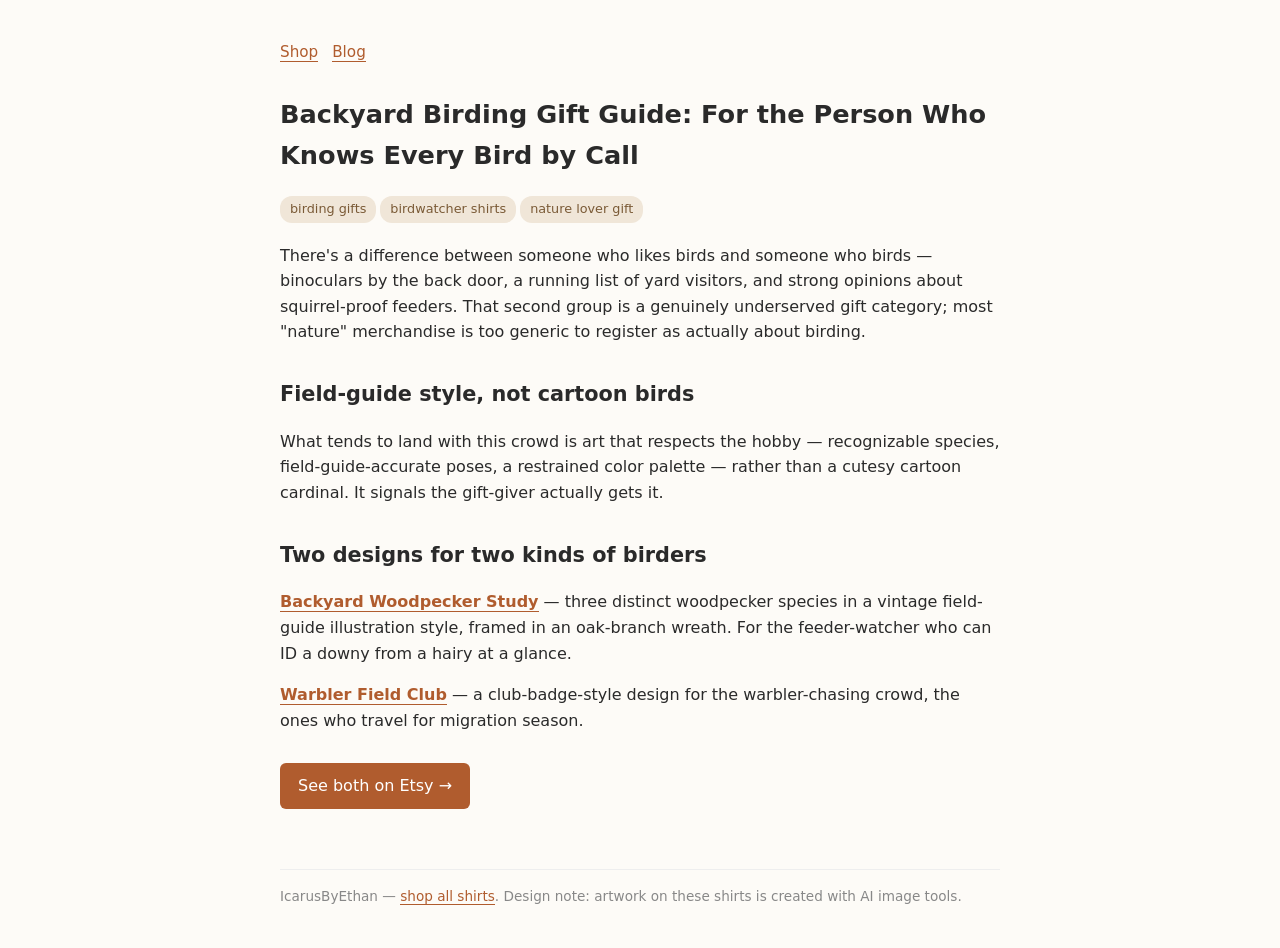
<file: backyard-birding-gifts.html>
<!DOCTYPE html>
<html lang="en">
<head>
<meta charset="utf-8">
<meta name="viewport" content="width=device-width, initial-scale=1">
<title>Backyard Birding Gift Guide — IcarusByEthan Blog</title>
<meta name="description" content="Gift ideas for backyard birders, including two birdwatching graphic tees for the person who knows every bird call by ear.">
<link rel="stylesheet" href="style.css">
</head>
<body>
<nav><a href="https://www.etsy.com/shop/IcarusByEthan">Shop</a><a href="index.html">Blog</a></nav>
<h1>Backyard Birding Gift Guide: For the Person Who Knows Every Bird by Call</h1>
<p><span class="tag">birding gifts</span><span class="tag">birdwatcher shirts</span><span class="tag">nature lover gift</span></p>

<p>There's a difference between someone who likes birds and someone who birds — binoculars by the back door, a running list of yard visitors, and strong opinions about squirrel-proof feeders. That second group is a genuinely underserved gift category; most "nature" merchandise is too generic to register as actually about birding.</p>

<h2>Field-guide style, not cartoon birds</h2>
<p>What tends to land with this crowd is art that respects the hobby — recognizable species, field-guide-accurate poses, a restrained color palette — rather than a cutesy cartoon cardinal. It signals the gift-giver actually gets it.</p>

<h2>Two designs for two kinds of birders</h2>
<p><strong><a href="https://www.etsy.com/listing/4612102509/birding-shirt-backyard-woodpecker-study">Backyard Woodpecker Study</a></strong> — three distinct woodpecker species in a vintage field-guide illustration style, framed in an oak-branch wreath. For the feeder-watcher who can ID a downy from a hairy at a glance.</p>
<p><strong><a href="https://www.etsy.com/listing/4612119512/birding-shirt-warbler-field-club-unisex">Warbler Field Club</a></strong> — a club-badge-style design for the warbler-chasing crowd, the ones who travel for migration season.</p>

<a class="cta" href="https://www.etsy.com/shop/IcarusByEthan?search_query=birding">See both on Etsy →</a>

<footer>IcarusByEthan — <a href="https://www.etsy.com/shop/IcarusByEthan">shop all shirts</a>. Design note: artwork on these shirts is created with AI image tools.</footer>
</body>
</html>
</file>
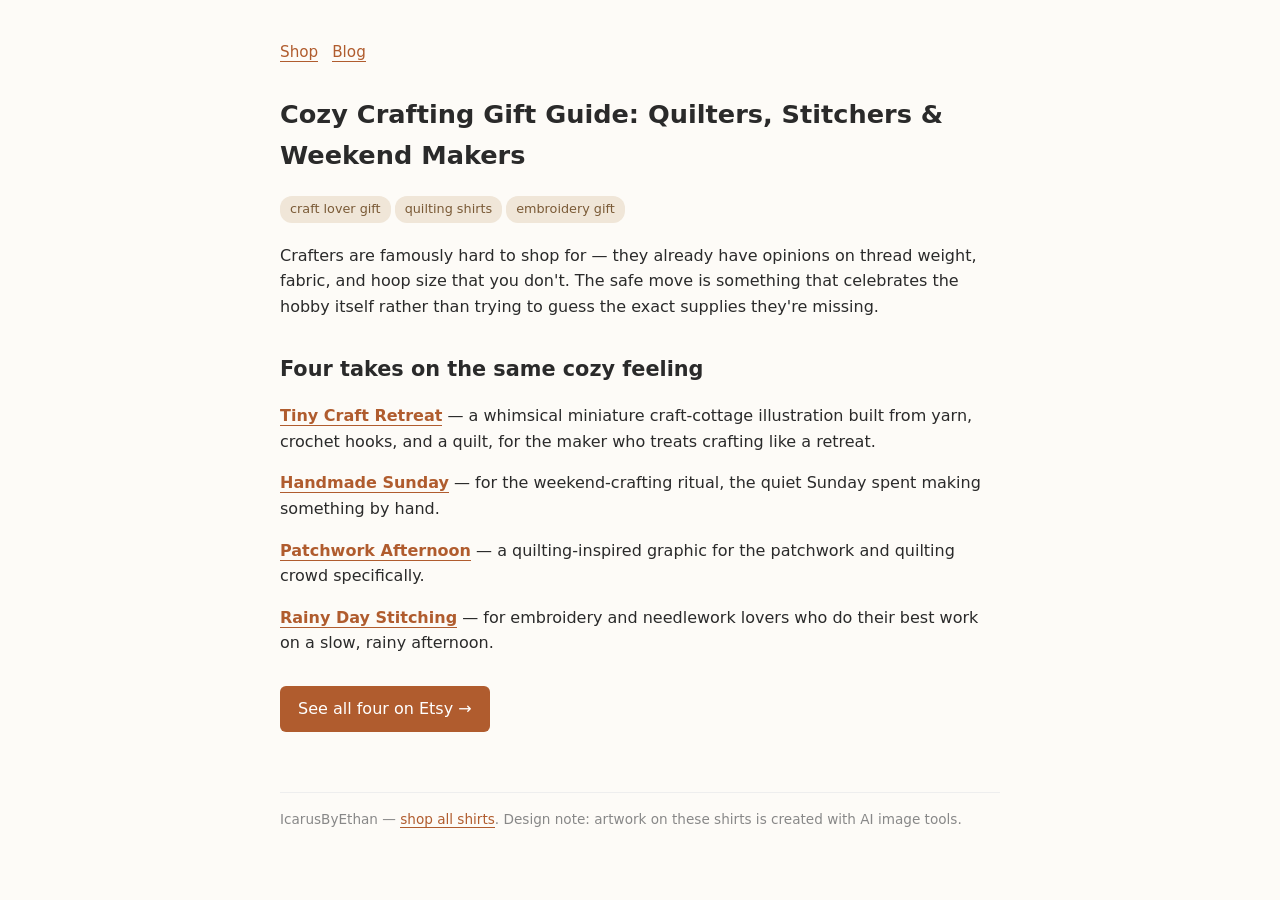
<file: cozy-crafting-hobby-gifts.html>
<!DOCTYPE html>
<html lang="en">
<head>
<meta charset="utf-8">
<meta name="viewport" content="width=device-width, initial-scale=1">
<title>Cozy Crafting Gift Guide — IcarusByEthan Blog</title>
<meta name="description" content="Gift ideas for quilters, stitchers and weekend crafters, including four cozy-hobby graphic tees.">
<link rel="stylesheet" href="style.css">
</head>
<body>
<nav><a href="https://www.etsy.com/shop/IcarusByEthan">Shop</a><a href="index.html">Blog</a></nav>
<h1>Cozy Crafting Gift Guide: Quilters, Stitchers &amp; Weekend Makers</h1>
<p><span class="tag">craft lover gift</span><span class="tag">quilting shirts</span><span class="tag">embroidery gift</span></p>

<p>Crafters are famously hard to shop for — they already have opinions on thread weight, fabric, and hoop size that you don't. The safe move is something that celebrates the hobby itself rather than trying to guess the exact supplies they're missing.</p>

<h2>Four takes on the same cozy feeling</h2>
<p><strong><a href="https://www.etsy.com/listing/4612102577/cozy-hobby-tee-tiny-craft-retreat-shirt">Tiny Craft Retreat</a></strong> — a whimsical miniature craft-cottage illustration built from yarn, crochet hooks, and a quilt, for the maker who treats crafting like a retreat.</p>
<p><strong><a href="https://www.etsy.com/listing/4612102431/cozy-hobby-shirt-handmade-sunday-unisex">Handmade Sunday</a></strong> — for the weekend-crafting ritual, the quiet Sunday spent making something by hand.</p>
<p><strong><a href="https://www.etsy.com/listing/4612119372/cozy-hobby-tee-patchwork-afternoon">Patchwork Afternoon</a></strong> — a quilting-inspired graphic for the patchwork and quilting crowd specifically.</p>
<p><strong><a href="https://www.etsy.com/listing/4609916641/rainy-day-stitching-shirt-cozy-hobby-tee">Rainy Day Stitching</a></strong> — for embroidery and needlework lovers who do their best work on a slow, rainy afternoon.</p>

<a class="cta" href="https://www.etsy.com/shop/IcarusByEthan?search_query=craft">See all four on Etsy →</a>

<footer>IcarusByEthan — <a href="https://www.etsy.com/shop/IcarusByEthan">shop all shirts</a>. Design note: artwork on these shirts is created with AI image tools.</footer>
</body>
</html>
</file>
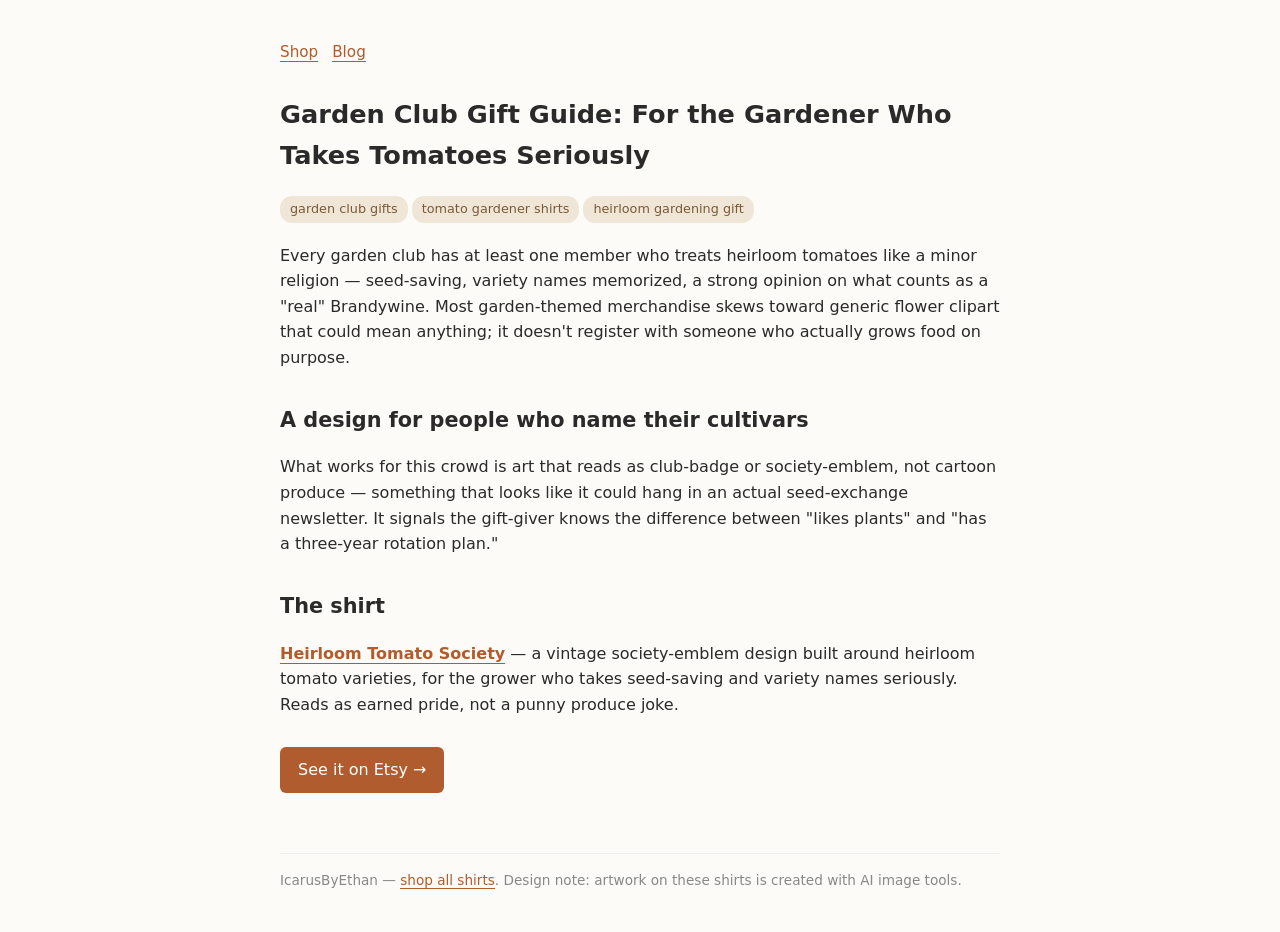
<file: garden-club-gift-guide.html>
<!DOCTYPE html>
<html lang="en">
<head>
<meta charset="utf-8">
<meta name="viewport" content="width=device-width, initial-scale=1">
<title>Garden Club Gift Guide — IcarusByEthan Blog</title>
<meta name="description" content="A gift idea for the gardener who takes their tomatoes seriously, including a garden club graphic tee for heirloom growers.">
<link rel="stylesheet" href="style.css">
</head>
<body>
<nav><a href="https://www.etsy.com/shop/IcarusByEthan">Shop</a><a href="index.html">Blog</a></nav>
<h1>Garden Club Gift Guide: For the Gardener Who Takes Tomatoes Seriously</h1>
<p><span class="tag">garden club gifts</span><span class="tag">tomato gardener shirts</span><span class="tag">heirloom gardening gift</span></p>

<p>Every garden club has at least one member who treats heirloom tomatoes like a minor religion — seed-saving, variety names memorized, a strong opinion on what counts as a "real" Brandywine. Most garden-themed merchandise skews toward generic flower clipart that could mean anything; it doesn't register with someone who actually grows food on purpose.</p>

<h2>A design for people who name their cultivars</h2>
<p>What works for this crowd is art that reads as club-badge or society-emblem, not cartoon produce — something that looks like it could hang in an actual seed-exchange newsletter. It signals the gift-giver knows the difference between "likes plants" and "has a three-year rotation plan."</p>

<h2>The shirt</h2>
<p><strong><a href="https://www.etsy.com/listing/4609937338/garden-club-shirt-heirloom-tomato">Heirloom Tomato Society</a></strong> — a vintage society-emblem design built around heirloom tomato varieties, for the grower who takes seed-saving and variety names seriously. Reads as earned pride, not a punny produce joke.</p>

<a class="cta" href="https://www.etsy.com/shop/IcarusByEthan?search_query=garden">See it on Etsy →</a>

<footer>IcarusByEthan — <a href="https://www.etsy.com/shop/IcarusByEthan">shop all shirts</a>. Design note: artwork on these shirts is created with AI image tools.</footer>
</body>
</html>
</file>
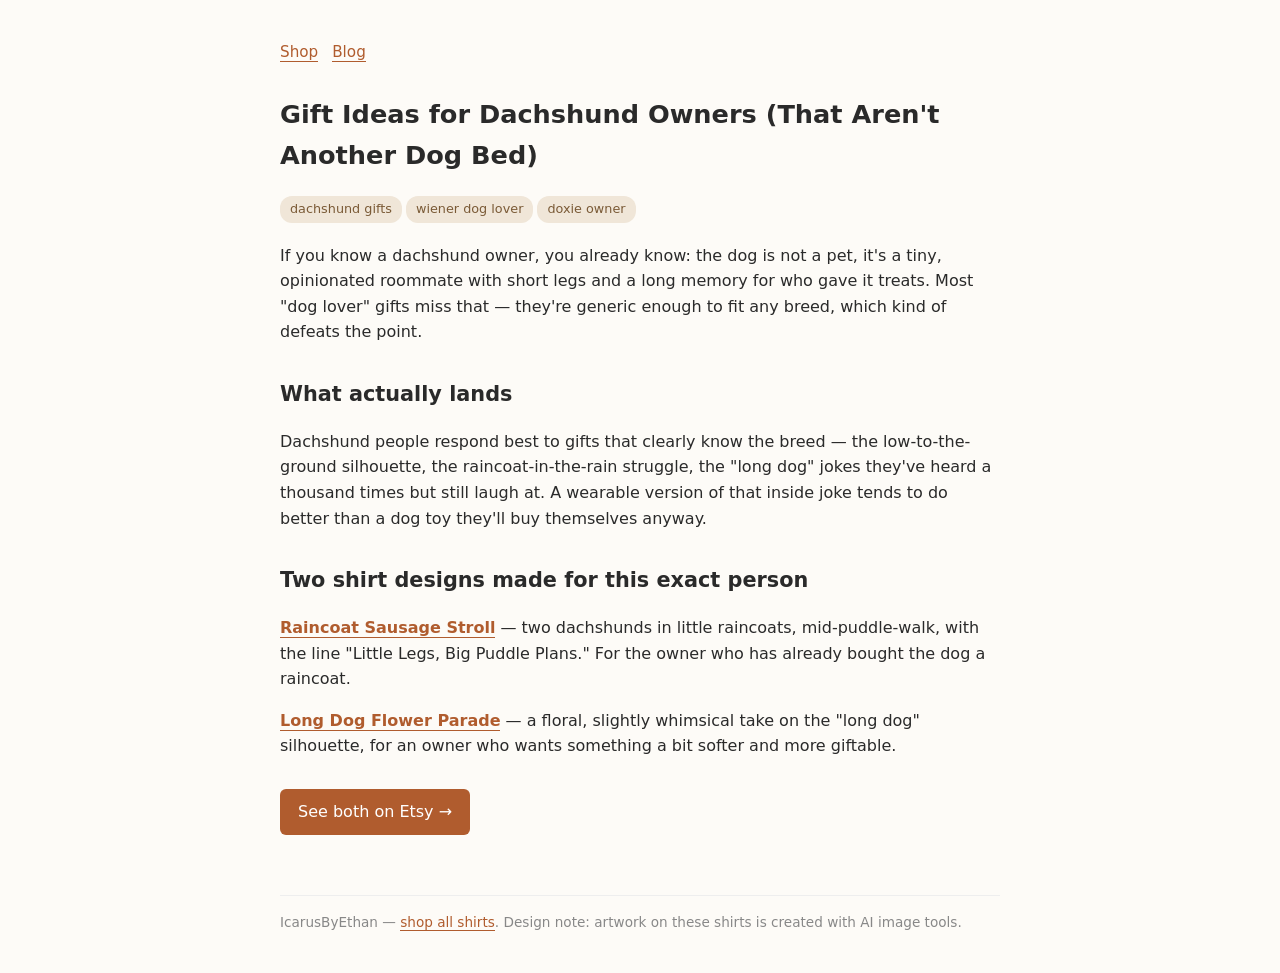
<file: gifts-for-dachshund-owners.html>
<!DOCTYPE html>
<html lang="en">
<head>
<meta charset="utf-8">
<meta name="viewport" content="width=device-width, initial-scale=1">
<title>Gift Ideas for Dachshund Owners — IcarusByEthan Blog</title>
<meta name="description" content="Thoughtful gift ideas for dachshund owners, including a couple of wiener-dog graphic tees that aren't just another dog bed.">
<link rel="stylesheet" href="style.css">
</head>
<body>
<nav><a href="https://www.etsy.com/shop/IcarusByEthan">Shop</a><a href="index.html">Blog</a></nav>
<h1>Gift Ideas for Dachshund Owners (That Aren't Another Dog Bed)</h1>
<p><span class="tag">dachshund gifts</span><span class="tag">wiener dog lover</span><span class="tag">doxie owner</span></p>

<p>If you know a dachshund owner, you already know: the dog is not a pet, it's a tiny, opinionated roommate with short legs and a long memory for who gave it treats. Most "dog lover" gifts miss that — they're generic enough to fit any breed, which kind of defeats the point.</p>

<h2>What actually lands</h2>
<p>Dachshund people respond best to gifts that clearly know the breed — the low-to-the-ground silhouette, the raincoat-in-the-rain struggle, the "long dog" jokes they've heard a thousand times but still laugh at. A wearable version of that inside joke tends to do better than a dog toy they'll buy themselves anyway.</p>

<h2>Two shirt designs made for this exact person</h2>
<p><strong><a href="https://www.etsy.com/listing/4612102669/dachshund-owner-shirt-raincoat-sausage">Raincoat Sausage Stroll</a></strong> — two dachshunds in little raincoats, mid-puddle-walk, with the line "Little Legs, Big Puddle Plans." For the owner who has already bought the dog a raincoat.</p>
<p><strong><a href="https://www.etsy.com/listing/4612102369/dachshund-shirt-long-dog-flower-parade">Long Dog Flower Parade</a></strong> — a floral, slightly whimsical take on the "long dog" silhouette, for an owner who wants something a bit softer and more giftable.</p>

<a class="cta" href="https://www.etsy.com/shop/IcarusByEthan?section_id=&search_query=dachshund">See both on Etsy →</a>

<footer>IcarusByEthan — <a href="https://www.etsy.com/shop/IcarusByEthan">shop all shirts</a>. Design note: artwork on these shirts is created with AI image tools.</footer>
</body>
</html>
</file>
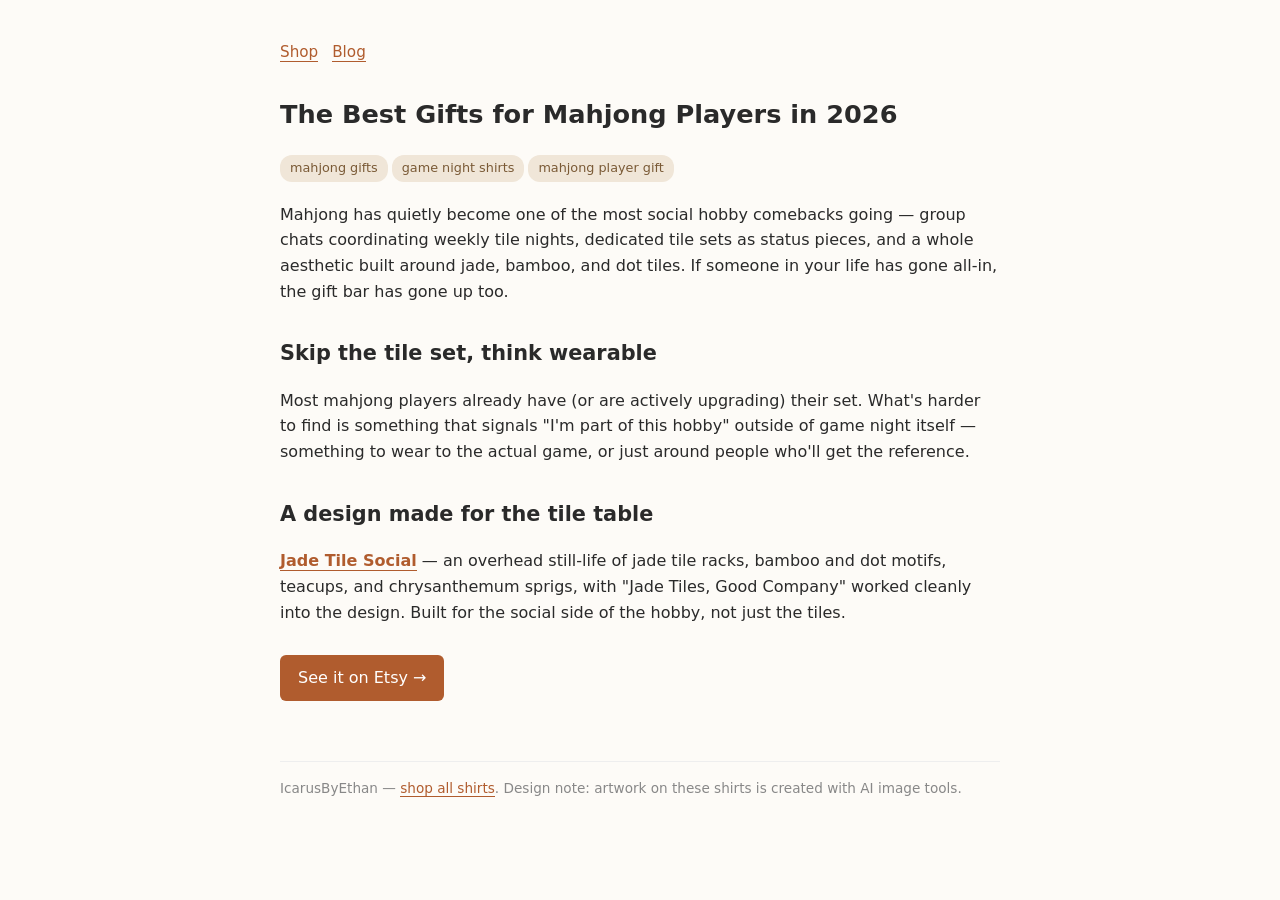
<file: mahjong-gift-ideas.html>
<!DOCTYPE html>
<html lang="en">
<head>
<meta charset="utf-8">
<meta name="viewport" content="width=device-width, initial-scale=1">
<title>Best Gifts for Mahjong Players — IcarusByEthan Blog</title>
<meta name="description" content="Mahjong is having a real moment. A gift guide for the mahjong player in your life, including a jade-tile graphic tee for game night.">
<link rel="stylesheet" href="style.css">
</head>
<body>
<nav><a href="https://www.etsy.com/shop/IcarusByEthan">Shop</a><a href="index.html">Blog</a></nav>
<h1>The Best Gifts for Mahjong Players in 2026</h1>
<p><span class="tag">mahjong gifts</span><span class="tag">game night shirts</span><span class="tag">mahjong player gift</span></p>

<p>Mahjong has quietly become one of the most social hobby comebacks going — group chats coordinating weekly tile nights, dedicated tile sets as status pieces, and a whole aesthetic built around jade, bamboo, and dot tiles. If someone in your life has gone all-in, the gift bar has gone up too.</p>

<h2>Skip the tile set, think wearable</h2>
<p>Most mahjong players already have (or are actively upgrading) their set. What's harder to find is something that signals "I'm part of this hobby" outside of game night itself — something to wear to the actual game, or just around people who'll get the reference.</p>

<h2>A design made for the tile table</h2>
<p><strong><a href="https://www.etsy.com/listing/4612102723/mahjong-shirt-jade-tile-social-unisex">Jade Tile Social</a></strong> — an overhead still-life of jade tile racks, bamboo and dot motifs, teacups, and chrysanthemum sprigs, with "Jade Tiles, Good Company" worked cleanly into the design. Built for the social side of the hobby, not just the tiles.</p>

<a class="cta" href="https://www.etsy.com/listing/4612102723/mahjong-shirt-jade-tile-social-unisex">See it on Etsy →</a>

<footer>IcarusByEthan — <a href="https://www.etsy.com/shop/IcarusByEthan">shop all shirts</a>. Design note: artwork on these shirts is created with AI image tools.</footer>
</body>
</html>
</file>
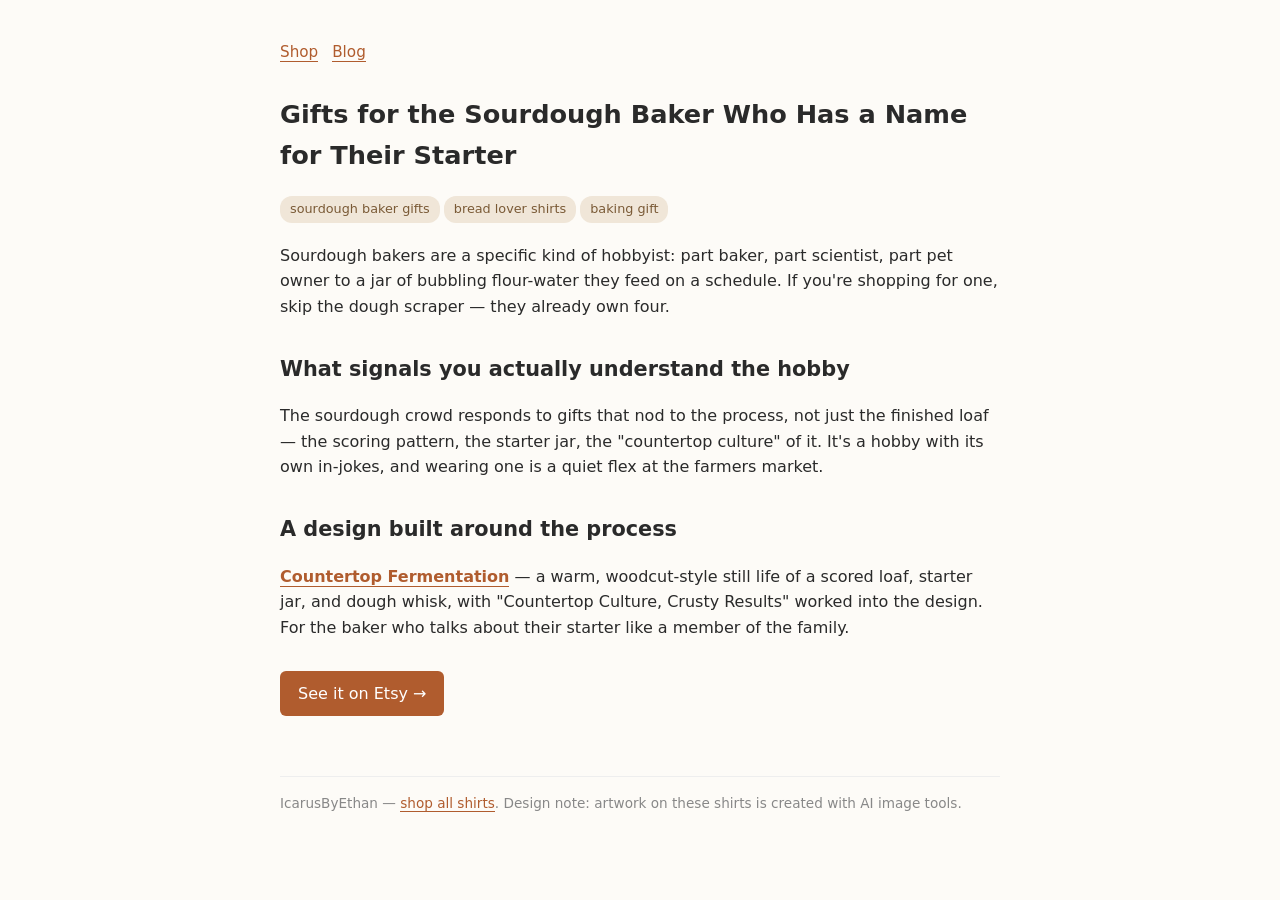
<file: sourdough-baker-gifts.html>
<!DOCTYPE html>
<html lang="en">
<head>
<meta charset="utf-8">
<meta name="viewport" content="width=device-width, initial-scale=1">
<title>Gifts for Sourdough Bakers — IcarusByEthan Blog</title>
<meta name="description" content="Gift ideas for sourdough bakers who have a name for their starter, including a countertop-fermentation graphic tee.">
<link rel="stylesheet" href="style.css">
</head>
<body>
<nav><a href="https://www.etsy.com/shop/IcarusByEthan">Shop</a><a href="index.html">Blog</a></nav>
<h1>Gifts for the Sourdough Baker Who Has a Name for Their Starter</h1>
<p><span class="tag">sourdough baker gifts</span><span class="tag">bread lover shirts</span><span class="tag">baking gift</span></p>

<p>Sourdough bakers are a specific kind of hobbyist: part baker, part scientist, part pet owner to a jar of bubbling flour-water they feed on a schedule. If you're shopping for one, skip the dough scraper — they already own four.</p>

<h2>What signals you actually understand the hobby</h2>
<p>The sourdough crowd responds to gifts that nod to the process, not just the finished loaf — the scoring pattern, the starter jar, the "countertop culture" of it. It's a hobby with its own in-jokes, and wearing one is a quiet flex at the farmers market.</p>

<h2>A design built around the process</h2>
<p><strong><a href="https://www.etsy.com/listing/4612119974/sourdough-baker-shirt-countertop">Countertop Fermentation</a></strong> — a warm, woodcut-style still life of a scored loaf, starter jar, and dough whisk, with "Countertop Culture, Crusty Results" worked into the design. For the baker who talks about their starter like a member of the family.</p>

<a class="cta" href="https://www.etsy.com/listing/4612119974/sourdough-baker-shirt-countertop">See it on Etsy →</a>

<footer>IcarusByEthan — <a href="https://www.etsy.com/shop/IcarusByEthan">shop all shirts</a>. Design note: artwork on these shirts is created with AI image tools.</footer>
</body>
</html>
</file>
<file: style.css>
body{font-family:system-ui,-apple-system,Arial,sans-serif;max-width:720px;margin:40px auto;padding:0 20px;line-height:1.6;color:#2a2a2a;background:#fdfbf7}
h1{font-size:1.6em;margin-bottom:0.2em}
h2{font-size:1.3em;margin-top:1.6em}
a{color:#b05c2e;text-decoration:none;border-bottom:1px solid #b05c2e}
a:hover{opacity:0.8}
.tag{display:inline-block;background:#f0e6d8;color:#7a5a36;font-size:0.8em;padding:3px 10px;border-radius:12px;margin:4px 4px 4px 0}
.cta{display:inline-block;margin-top:14px;padding:10px 18px;background:#b05c2e;color:#fff;border-radius:6px;border:none}
.cta:hover{opacity:0.9}
nav{margin-bottom:30px;font-size:0.95em}
nav a{margin-right:14px}
footer{margin-top:60px;font-size:0.85em;color:#888;border-top:1px solid #eee;padding-top:16px}
.posts{list-style:none;padding:0}
.posts li{margin-bottom:18px}
.posts .meta{font-size:0.85em;color:#999}
</file>
